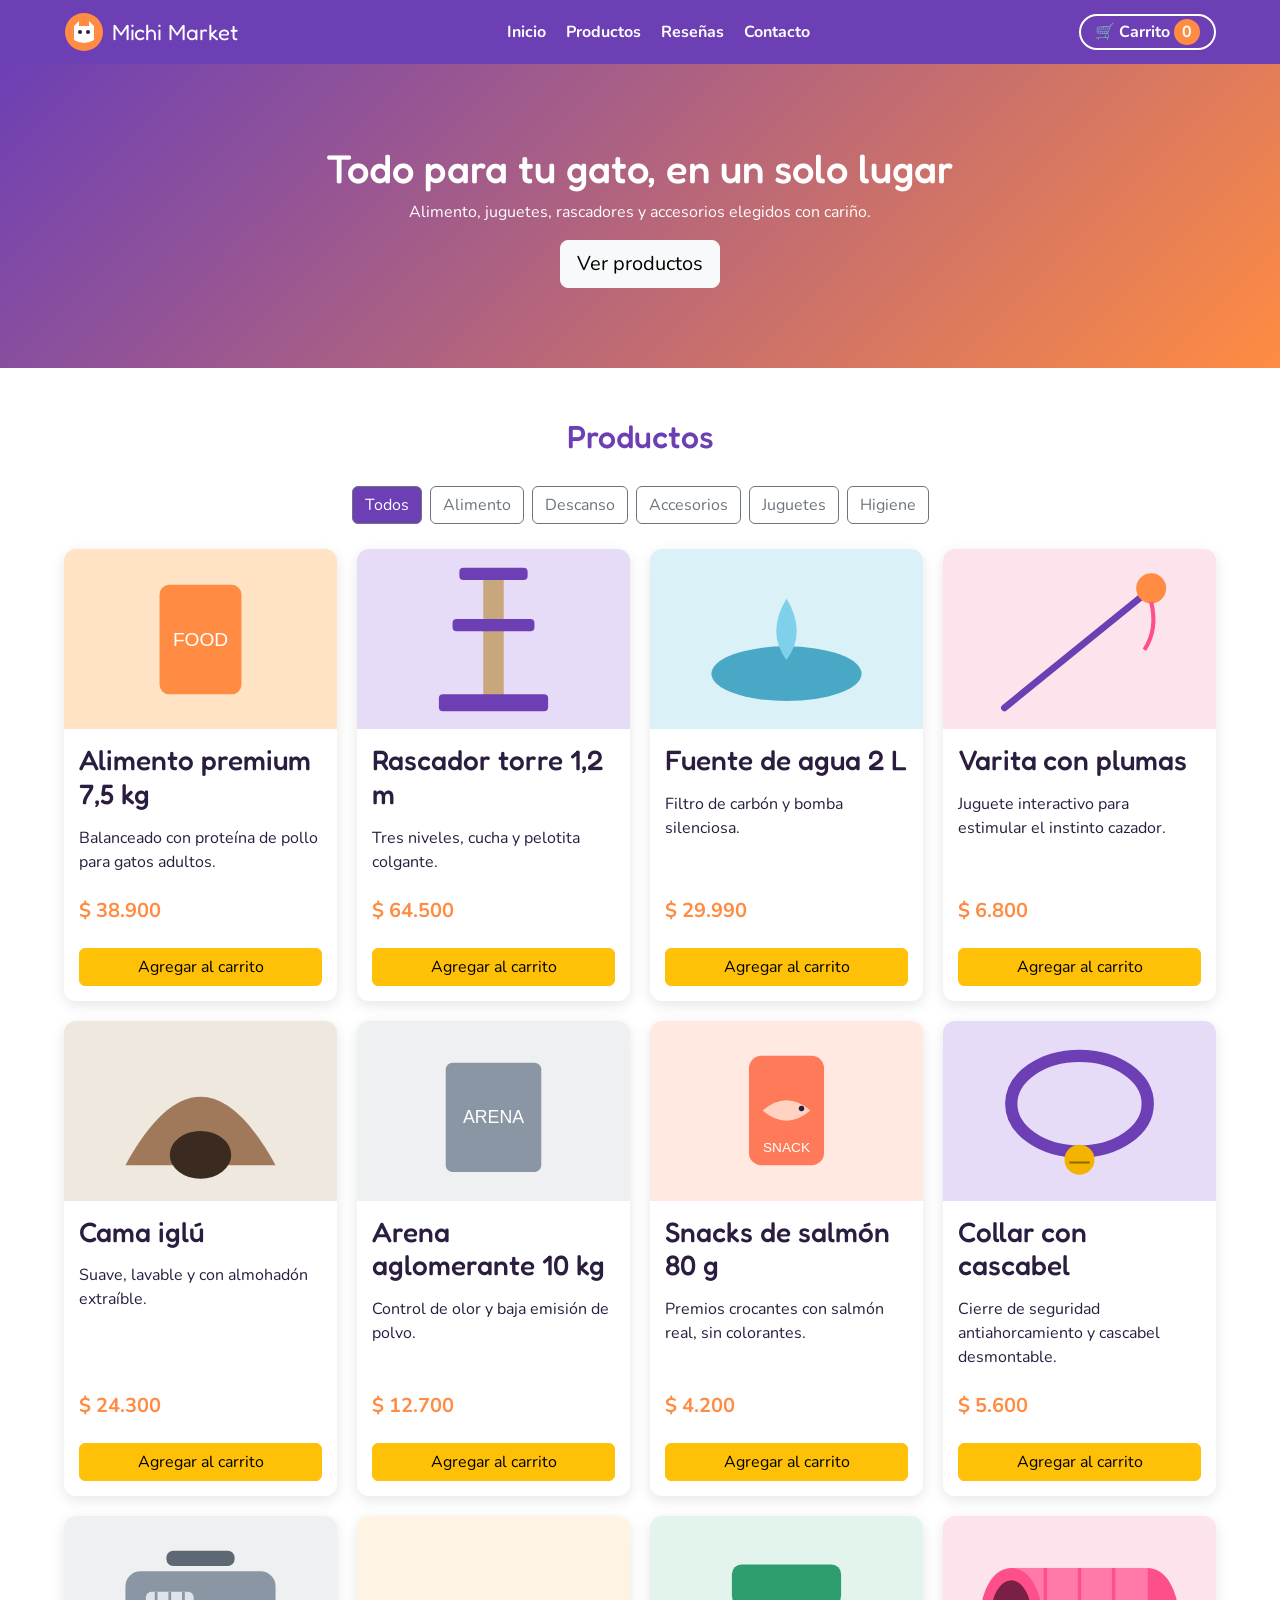
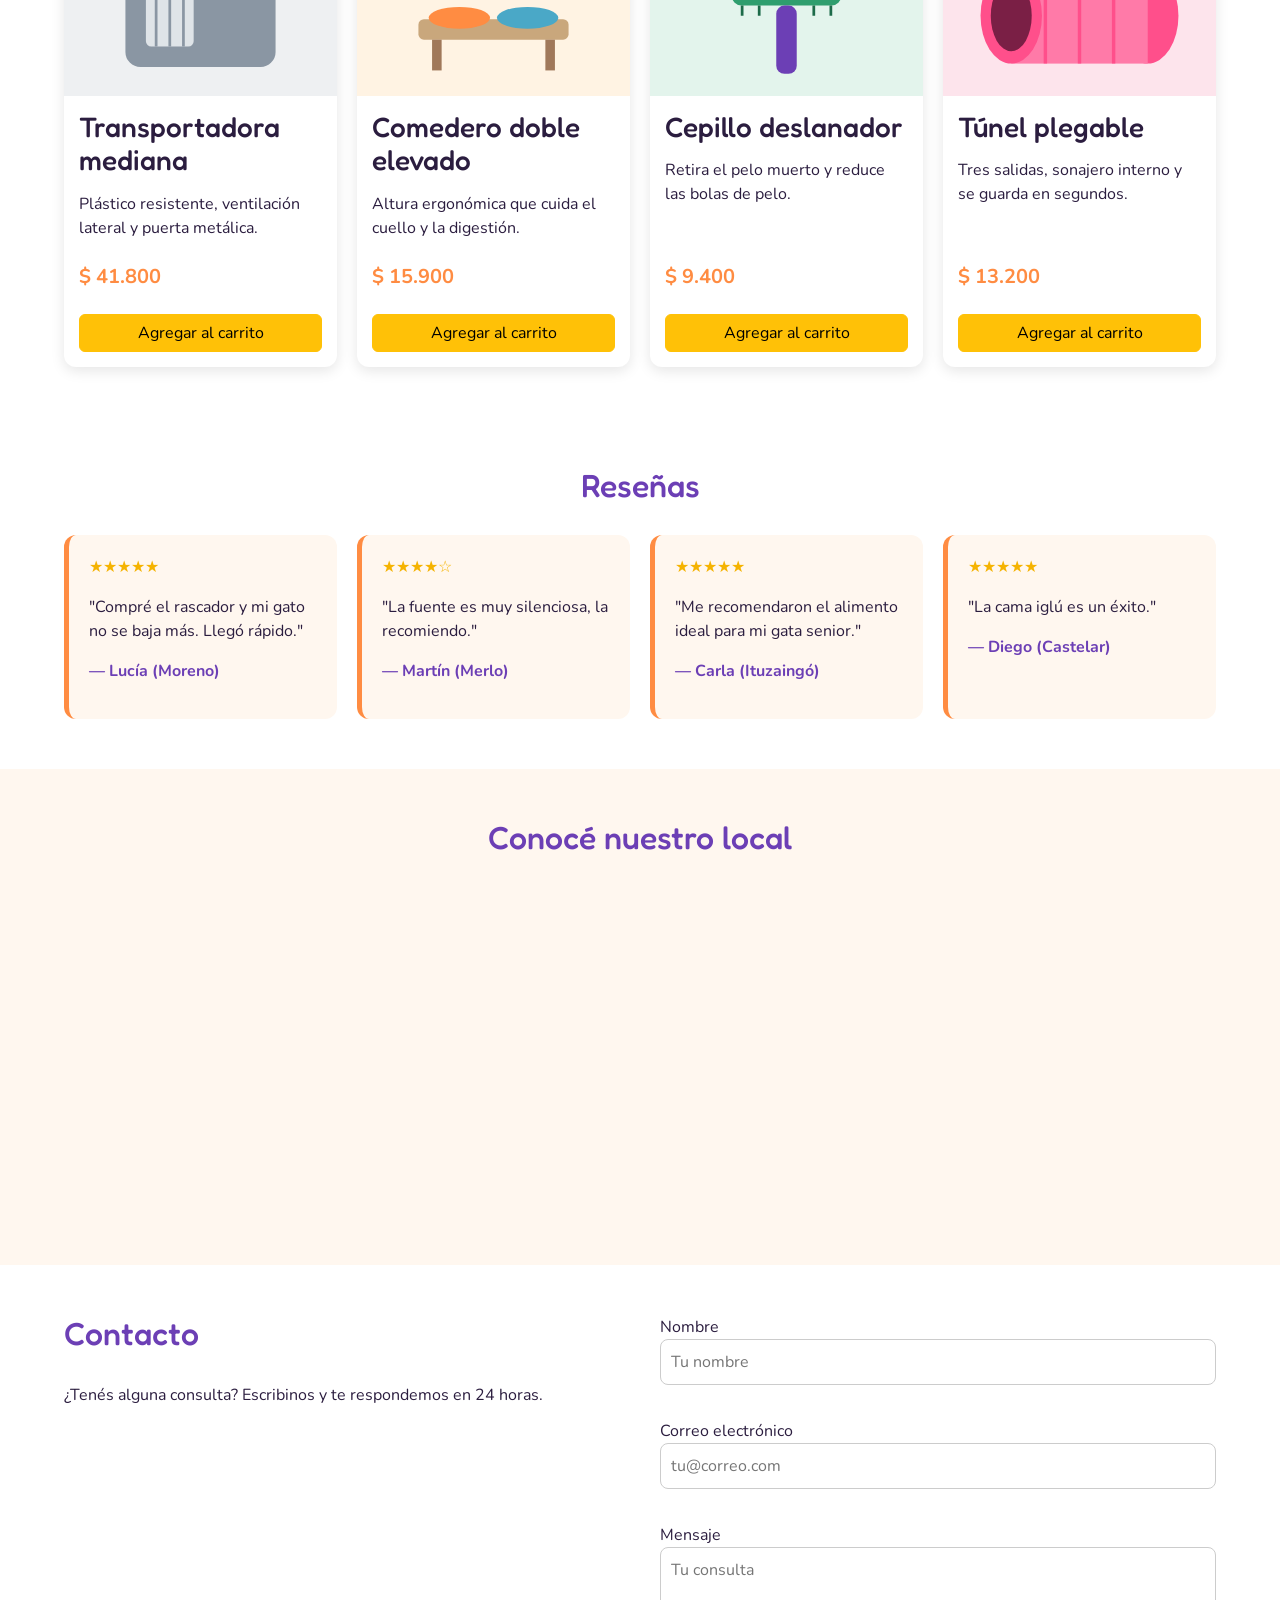
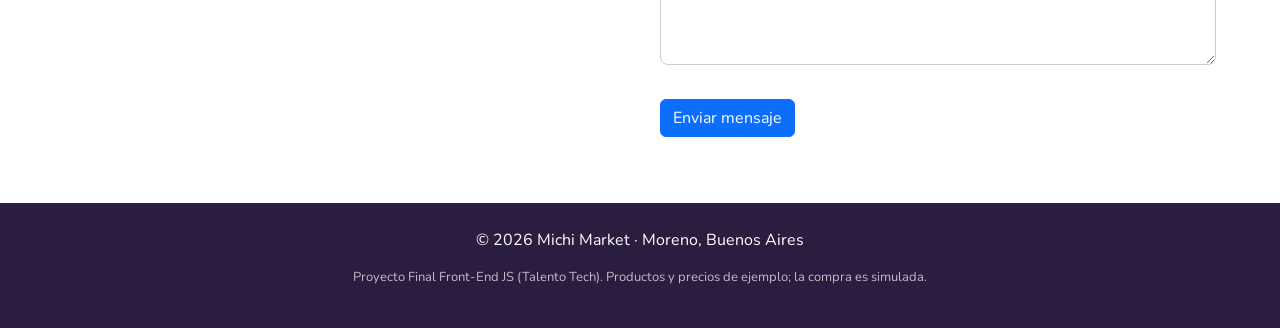
<file: index.html>
<!DOCTYPE html>
<html lang="es">
<head>
  <meta charset="UTF-8">
  <meta name="viewport" content="width=device-width, initial-scale=1.0">
  <!-- SEO -->
  <title>Michi Market | Tienda online para gatos</title>
  <meta name="description" content="Michi Market: tienda online de productos para gatos. Alimento, juguetes, rascadores, camas y accesorios con envío a todo el país.">
  <meta name="keywords" content="tienda para gatos, alimento para gatos, juguetes para gatos, rascador, Moreno">
  <meta name="author" content="Sergio Daniel Espinoza">
  <link rel="icon" href="assets/img/logo.svg" type="image/svg+xml">
  <!-- Vista previa al compartir el link (Open Graph) -->
  <meta property="og:title" content="Michi Market | Tienda online para gatos">
  <meta property="og:description" content="Alimento, juguetes, rascadores y accesorios para tu gato.">
  <meta property="og:type" content="website">
  <meta property="og:image" content="assets/img/producto-2.svg">
  <!-- Google Fonts -->
  <link rel="preconnect" href="https://fonts.googleapis.com">
  <link rel="preconnect" href="https://fonts.gstatic.com" crossorigin>
  <link href="https://fonts.googleapis.com/css2?family=Fredoka:wght@500;700&family=Nunito:wght@400;700&display=swap" rel="stylesheet">
  <!-- Bootstrap -->
  <link href="https://cdn.jsdelivr.net/npm/bootstrap@5.3.3/dist/css/bootstrap.min.css" rel="stylesheet">
  <link rel="stylesheet" href="css/styles.css">
</head>
<body>

  <header class="encabezado">
    <div class="encabezado-interno">
      <a href="#inicio" class="logo">
        <img src="assets/img/logo.svg" alt="" width="40" height="40">
        Michi Market
      </a>
      <nav aria-label="Menú principal">
        <ul class="menu">
          <li><a href="#inicio">Inicio</a></li>
          <li><a href="#productos">Productos</a></li>
          <li><a href="#resenas">Reseñas</a></li>
          <li><a href="#contacto">Contacto</a></li>
        </ul>
      </nav>
      <button type="button" class="boton-carrito" data-bs-toggle="offcanvas" data-bs-target="#carrito" aria-controls="carrito">
        🛒 Carrito <span id="contador" class="contador">0</span>
      </button>
    </div>
  </header>

  <main>
    <section id="inicio" class="hero">
      <h1>Todo para tu gato, en un solo lugar</h1>
      <p>Alimento, juguetes, rascadores y accesorios elegidos con cariño.</p>
      <a href="#productos" class="btn btn-light btn-lg">Ver productos</a>
    </section>

    <section id="productos" class="seccion">
      <h2>Productos</h2>
      <div id="filtros" class="filtros"></div>
      <div id="lista-productos" class="productos">
        <p>Cargando productos...</p>
      </div>
    </section>

    <section id="resenas" class="seccion">
      <h2>Reseñas</h2>
      <div class="resenas">
        <article class="resena">
          <p class="estrellas" aria-label="5 de 5 estrellas">★★★★★</p>
          <p>"Compré el rascador y mi gato no se baja más. Llegó rápido."</p>
          <p class="autor">— Lucía (Moreno)</p>
        </article>
        <article class="resena">
          <p class="estrellas" aria-label="4 de 5 estrellas">★★★★☆</p>
          <p>"La fuente es muy silenciosa, la recomiendo."</p>
          <p class="autor">— Martín (Merlo)</p>
        </article>
        <article class="resena">
          <p class="estrellas" aria-label="5 de 5 estrellas">★★★★★</p>
          <p>"Me recomendaron el alimento ideal para mi gata senior."</p>
          <p class="autor">— Carla (Ituzaingó)</p>
        </article>
        <article class="resena">
          <p class="estrellas" aria-label="5 de 5 estrellas">★★★★★</p>
          <p>"La cama iglú es un éxito."</p>
          <p class="autor">— Diego (Castelar)</p>
        </article>
      </div>
    </section>

    <section id="ubicacion" class="seccion seccion-alt">
      <h2>Conocé nuestro local</h2>
      <iframe class="mapa" title="Mapa: Moreno, Buenos Aires" src="https://www.google.com/maps?q=Moreno,+Buenos+Aires&amp;output=embed" loading="lazy"></iframe>
    </section>

    <section id="contacto" class="seccion">
      <div class="contacto">
        <div class="contacto-texto">
          <h2>Contacto</h2>
          <p>¿Tenés alguna consulta? Escribinos y te respondemos en 24 horas.</p>
        </div>
        <form id="formulario" class="formulario" action="https://formspree.io/f/xjygbqda" method="POST" novalidate>
          <label for="nombre">Nombre</label>
          <input type="text" id="nombre" name="nombre" placeholder="Tu nombre" autocomplete="name">
          <p class="error" id="error-nombre"></p>

          <label for="email">Correo electrónico</label>
          <input type="email" id="email" name="email" placeholder="tu@correo.com" autocomplete="email">
          <p class="error" id="error-email"></p>

          <label for="mensaje">Mensaje</label>
          <textarea id="mensaje" name="mensaje" rows="4" placeholder="Tu consulta"></textarea>
          <p class="error" id="error-mensaje"></p>

          <button type="submit" class="btn btn-primary">Enviar mensaje</button>
          <p id="estado-formulario"></p>
        </form>
      </div>
    </section>
  </main>

  <footer class="pie">
    <p>&copy; 2026 Michi Market · Moreno, Buenos Aires</p>
    <p class="aviso">Proyecto Final Front-End JS (Talento Tech). Productos y precios de ejemplo; la compra es simulada.</p>
  </footer>

  <!-- Carrito: panel lateral (offcanvas de Bootstrap) -->
  <aside class="offcanvas offcanvas-end" tabindex="-1" id="carrito" aria-labelledby="titulo-carrito">
    <div class="offcanvas-header">
      <h2 class="offcanvas-title" id="titulo-carrito">Tu carrito</h2>
      <button type="button" class="btn-close" data-bs-dismiss="offcanvas" aria-label="Cerrar carrito"></button>
    </div>
    <div class="offcanvas-body">
      <p id="carrito-vacio">Tu carrito está vacío.</p>
      <ul id="lista-carrito" class="lista-carrito"></ul>
      <p class="total">Total: <strong id="total">$ 0</strong></p>
      <div class="acciones">
        <button type="button" id="vaciar" class="btn btn-outline-secondary">Vaciar</button>
        <button type="button" id="finalizar" class="btn btn-success">Finalizar compra</button>
      </div>
    </div>
  </aside>

  <!-- Confirmación de compra (modal de Bootstrap) -->
  <div class="modal fade" id="modal-compra" tabindex="-1" aria-labelledby="titulo-compra" aria-hidden="true">
    <div class="modal-dialog modal-dialog-centered">
      <div class="modal-content">
        <div class="modal-header">
          <h2 class="modal-title fs-5" id="titulo-compra">Confirmar compra</h2>
          <button type="button" class="btn-close" data-bs-dismiss="modal" aria-label="Cerrar"></button>
        </div>
        <div class="modal-body" id="resumen-compra"></div>
        <div class="modal-footer">
          <button type="button" class="btn btn-outline-secondary" data-bs-dismiss="modal">Seguir comprando</button>
          <button type="button" class="btn btn-success" id="confirmar-compra">Confirmar</button>
        </div>
      </div>
    </div>
  </div>

  <p id="aviso" class="aviso-flotante" role="status" aria-live="polite"></p>

  <script src="https://cdn.jsdelivr.net/npm/bootstrap@5.3.3/dist/js/bootstrap.bundle.min.js"></script>
  <script src="js/script.js"></script>
</body>
</html>
</file>
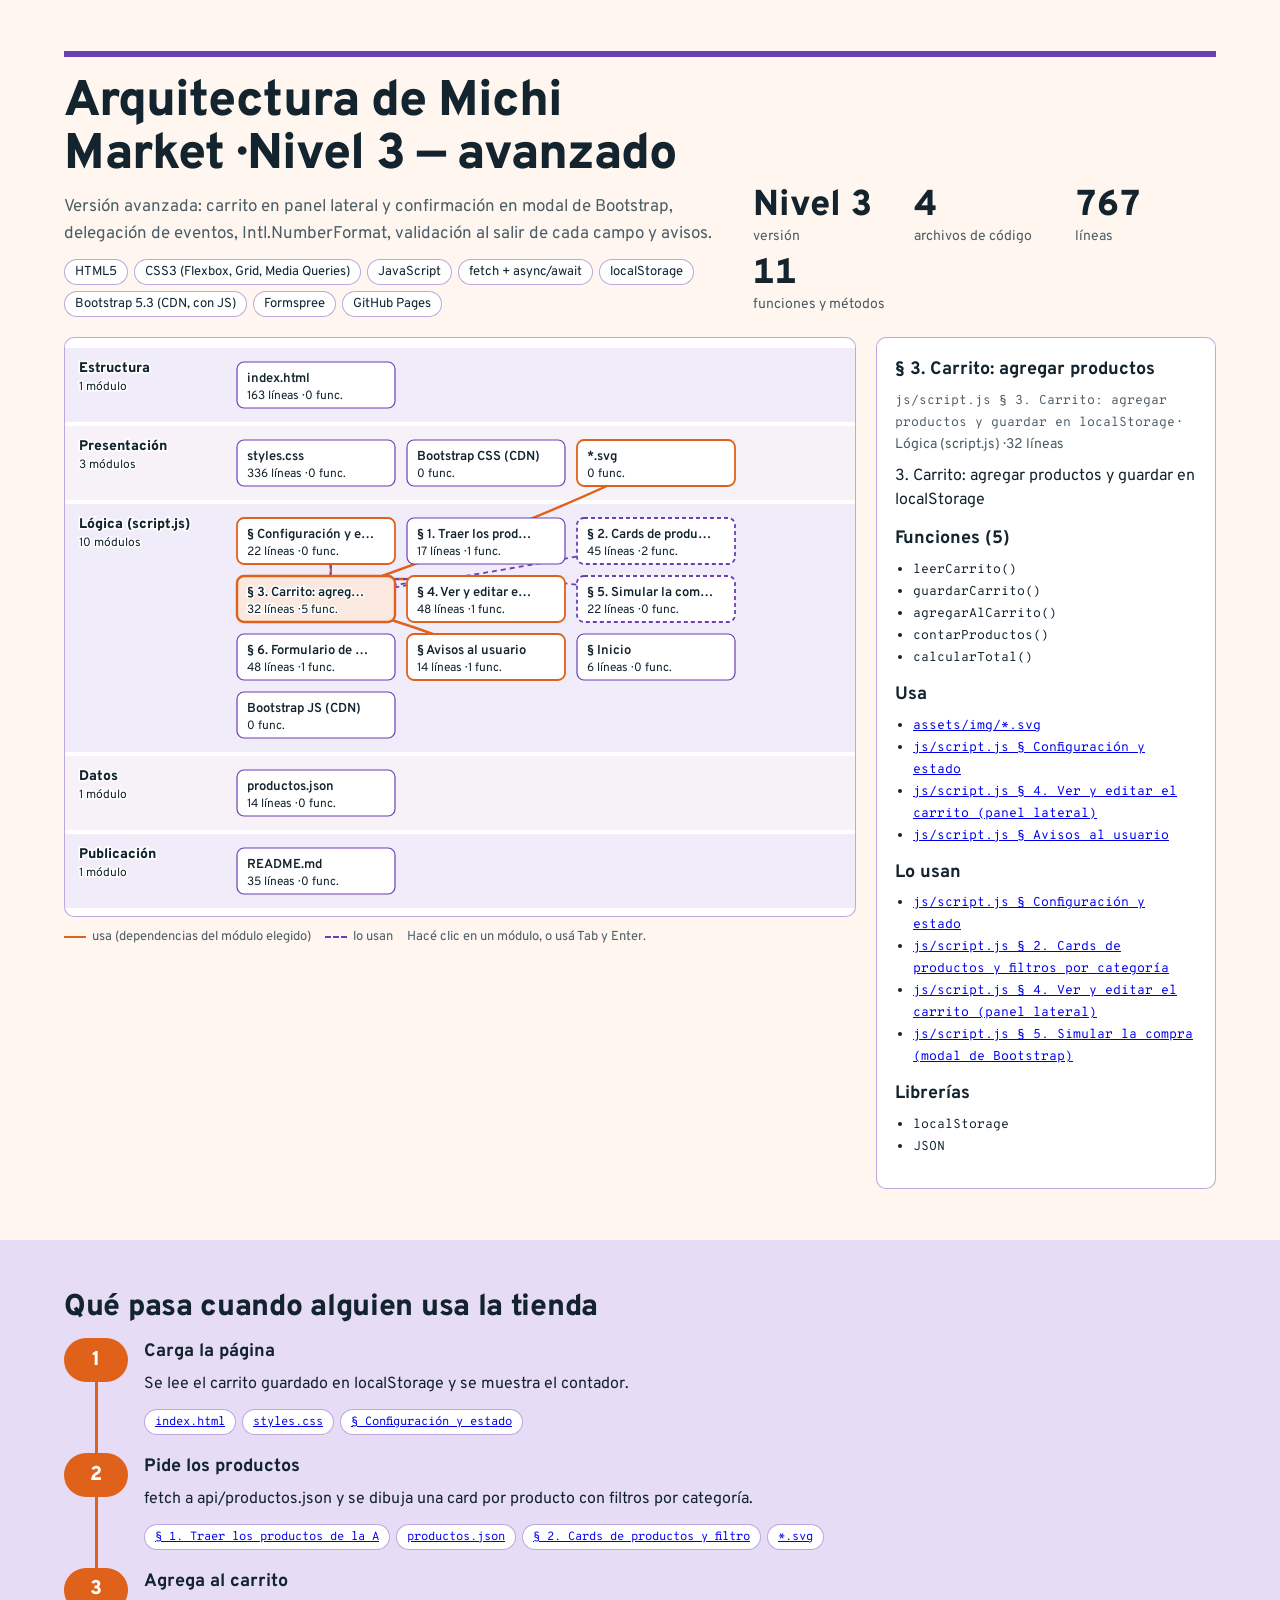
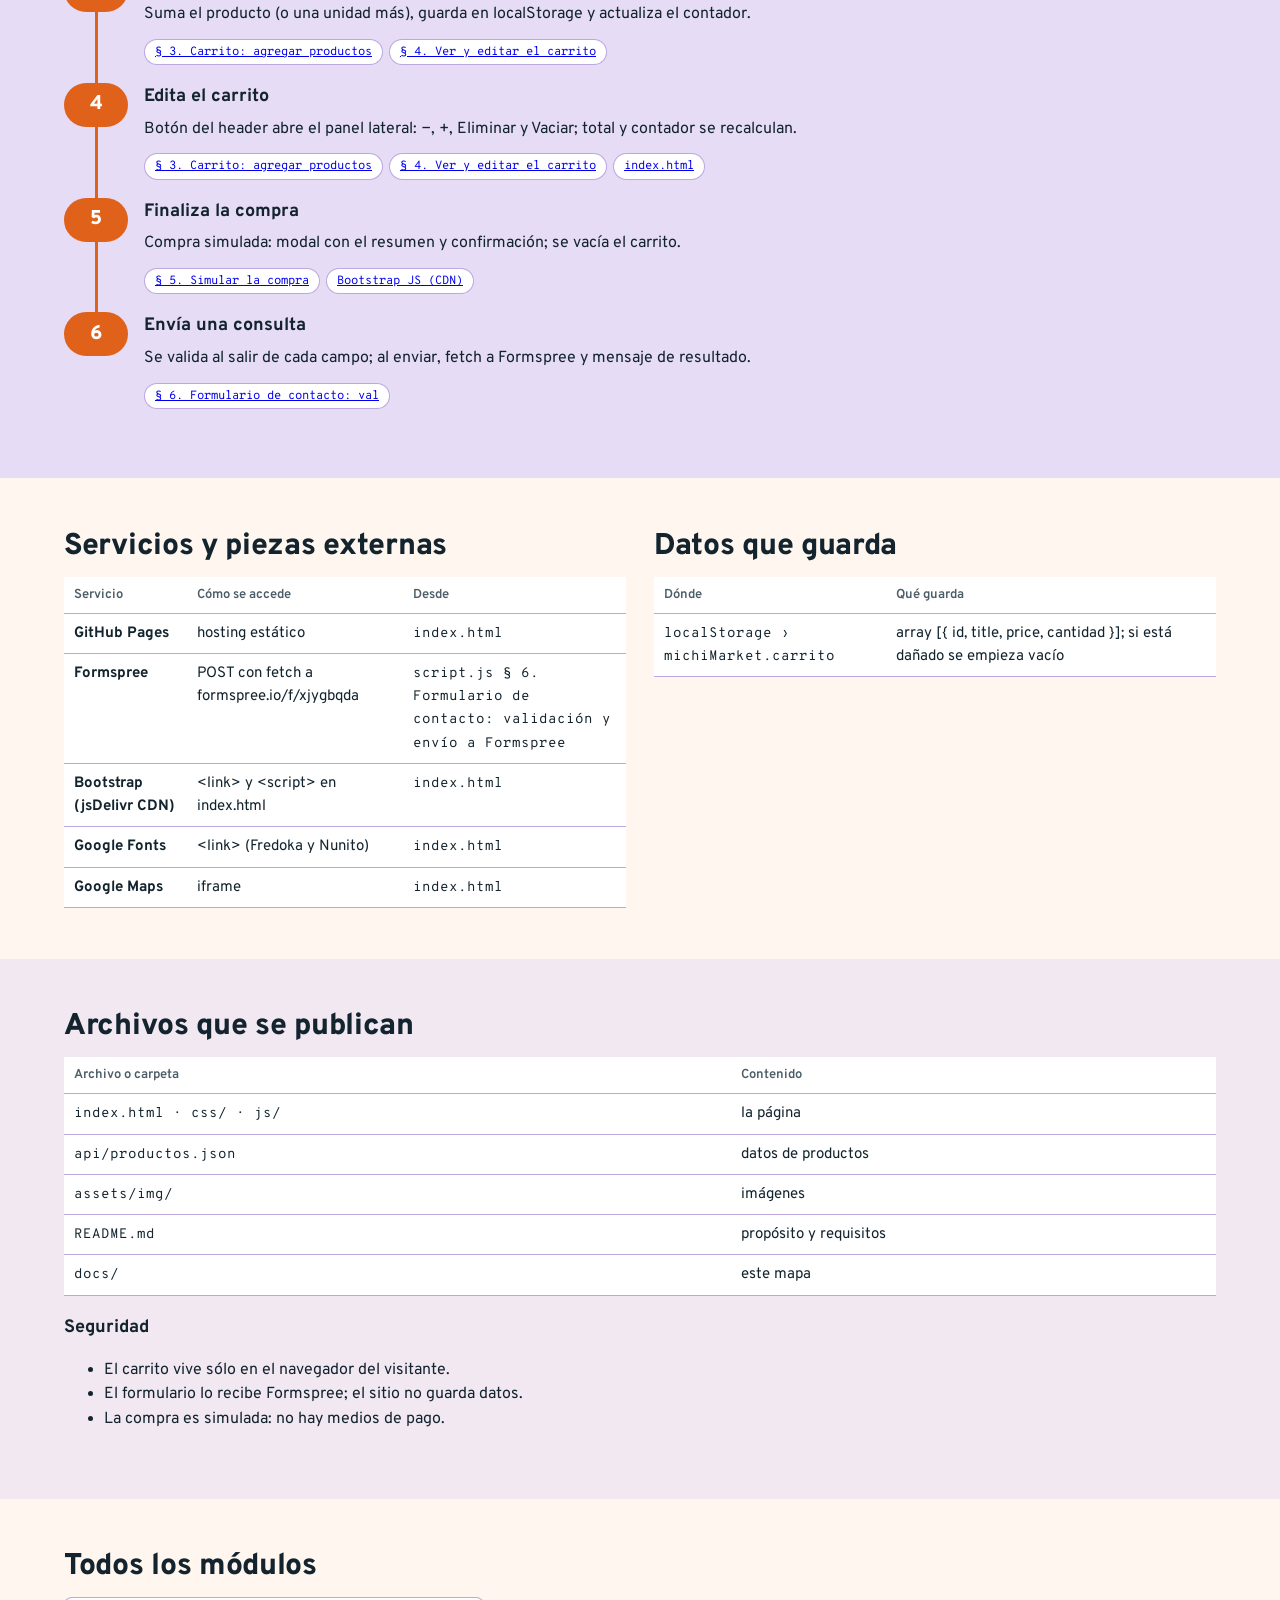
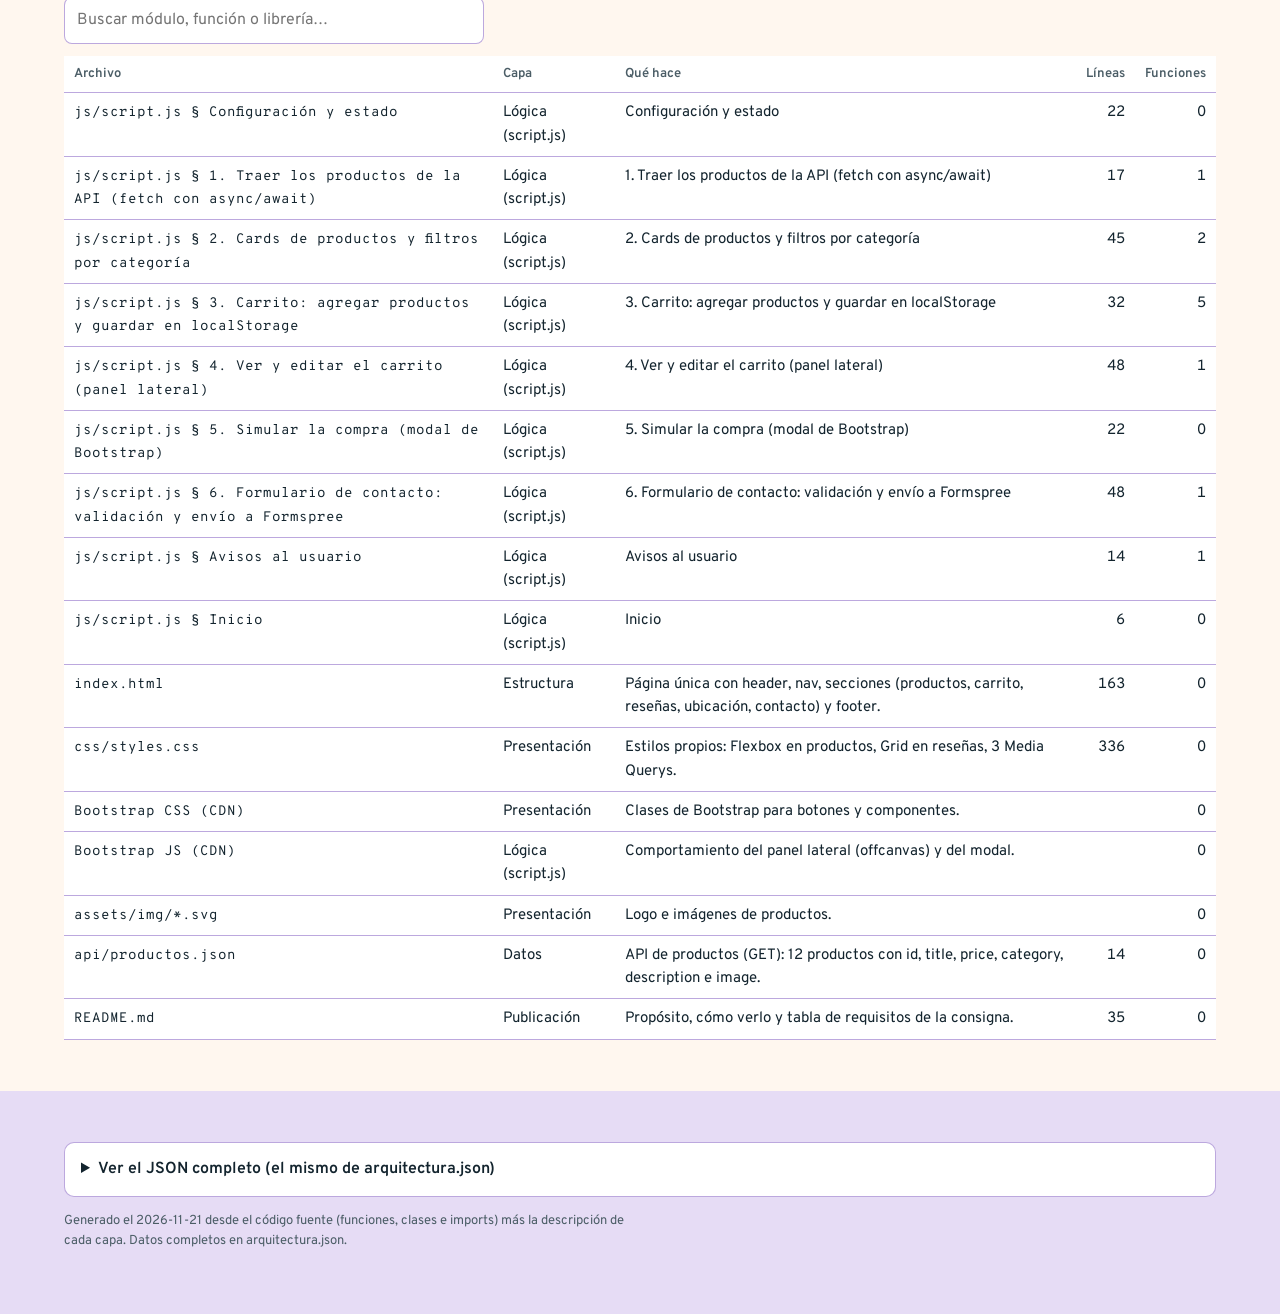
<file: docs/arquitectura.html>
<!DOCTYPE html>
<html lang="es">
<head>
<meta charset="UTF-8">
<meta name="viewport" content="width=device-width, initial-scale=1">
<title>Arquitectura de Michi Market · Nivel 3 — avanzado</title>
<link rel="preconnect" href="https://fonts.googleapis.com">
<link rel="preconnect" href="https://fonts.gstatic.com" crossorigin>
<link href="https://fonts.googleapis.com/css2?family=Overpass:wght@400;600;800&family=Overpass+Mono:wght@400;600&display=swap" rel="stylesheet">
<style>
/* VOICE work: technical reference an engineer keeps open while changing the code
   IDEA a survey map of the codebase: layers are terrain bands, modules are stations, dependencies are routes
   PICTURE the layered map, full width; click a station to draw its routes and open its legend panel
   COLOUR land ground, ink, contour brown for structure, route magenta for the selected path (theme from JSON)
   TYPE Overpass 800 display + Overpass text, Overpass Mono for file and function names
   LAYOUT title and key figures across the top, map + legend panel side by side, then flow, tables, JSON; one column on phones */
:root{color-scheme:light dark;--bg:light-dark(var(--t-land),#0d1c24);--panel:light-dark(#ffffff,#13262f);--band:light-dark(var(--t-sea),#12303b);--band2:light-dark(color-mix(in srgb,var(--t-sea) 55%,var(--t-land)),#0f2730);--ink:light-dark(#13242e,#e7eef1);--soft:light-dark(#4b5d66,#a9bcc4);--line:light-dark(color-mix(in srgb,var(--t-brown) 45%,transparent),#3b5560);--brown:light-dark(var(--t-brown),#e0a36f);--route:light-dark(var(--t-route),#ff6fb7)}
:root[data-theme=light]{color-scheme:light}:root[data-theme=dark]{color-scheme:dark}
*{box-sizing:border-box;min-width:0}
html{scroll-padding-top:16px}
body{margin:0;background:var(--bg);color:var(--ink);font:16px/1.55 Overpass,system-ui,sans-serif;overflow-x:clip}
code,.mono{font-family:"Overpass Mono",ui-monospace,Consolas,monospace;font-size:.92em;overflow-wrap:anywhere}
.band{padding:clamp(24px,4vw,56px) max(5vw,16px)}
.wrap{max-width:1240px;margin:0 auto}
h1{font-weight:800;font-size:clamp(32px,4.4vw,50px);line-height:1.05;letter-spacing:-.02em;margin:0 0 12px;text-wrap:balance}
h2{font-weight:800;font-size:clamp(22px,2.6vw,30px);line-height:1.1;letter-spacing:-.01em;margin:0 0 14px}
h3{font-size:18px;margin:0 0 6px}
p{margin:0 0 12px;max-width:70ch}
.top{display:grid;grid-template-columns:minmax(0,1.4fr) minmax(0,1fr);gap:24px 40px;align-items:end;border-top:6px solid var(--brown);padding-top:20px}
.lead{color:var(--soft);font-size:17px}
.cifras{display:grid;grid-template-columns:repeat(auto-fit,minmax(7.5em,1fr));gap:8px 20px}
.cifra b{display:block;font-size:clamp(26px,3vw,36px);font-weight:800;line-height:1;font-variant-numeric:tabular-nums}
.cifra span{color:var(--soft);font-size:14px}
.chips{display:flex;flex-wrap:wrap;gap:6px;margin-top:6px}
.chip{border:1px solid var(--line);border-radius:999px;padding:2px 10px;font-size:13px;white-space:nowrap;background:var(--panel)}
.mapa{display:grid;grid-template-columns:minmax(0,1fr) 340px;gap:20px;margin-top:20px}
.fig{position:relative;min-height:420px;background:var(--panel);border:1px solid var(--line);border-radius:10px;overflow:hidden}
.fig>svg{position:absolute;inset:0;width:100%;height:100%}
.fig text{font-family:Overpass,system-ui,sans-serif;fill:var(--ink);paint-order:stroke;stroke:var(--panel);stroke-width:3px}
.est{cursor:pointer}
.est rect{fill:var(--panel);stroke:var(--brown);stroke-width:1.2}
.est.sel rect{fill:color-mix(in srgb,var(--route) 14%,var(--panel));stroke:var(--route);stroke-width:2.4}
.est.dep rect{stroke:var(--route);stroke-width:1.8}
.est.usa rect{stroke:var(--brown);stroke-width:1.8;stroke-dasharray:4 3}
.est:focus{outline:none}.est:focus-visible rect{stroke-width:3}
.leyenda{background:var(--panel);border:1px solid var(--line);border-radius:10px;padding:18px;align-self:start;position:sticky;top:16px;max-height:calc(100vh - 32px);overflow:auto}
.leyenda .ruta{color:var(--soft);font-size:14px;margin-bottom:8px}
.leyenda ul{margin:4px 0 12px;padding-left:18px}
.leyenda li{font-size:14px}
.k{display:flex;flex-wrap:wrap;gap:6px 14px;font-size:13px;color:var(--soft);margin-top:10px}
.k i{display:inline-block;width:22px;height:0;border-top:2.4px solid var(--route);vertical-align:middle;margin-right:6px}
.k i.b{border-top:2px dashed var(--brown)}
.flujo{display:grid;gap:0;margin-top:8px}
.paso{display:grid;grid-template-columns:64px minmax(0,1fr);gap:16px;position:relative;padding-bottom:18px}
.paso:before{content:"";position:absolute;left:31px;top:44px;bottom:0;border-left:3px solid var(--route)}
.paso:last-child:before{display:none}
.num{width:64px;height:44px;border-radius:999px;background:var(--route);color:#fff;font-weight:800;font-size:20px;display:grid;place-items:center}
.paso .mods{margin-top:4px}.mods .chip{white-space:normal}
.grid2{display:grid;grid-template-columns:repeat(2,minmax(0,1fr));gap:28px}
.scroll{overflow-x:auto}
table{width:100%;border-collapse:collapse;font-size:15px;background:var(--panel)}
th,td{text-align:left;padding:8px 10px;border-bottom:1px solid var(--line);vertical-align:top}
th{font-size:13px;color:var(--soft);font-weight:600}
td.n{text-align:right;font-variant-numeric:tabular-nums;white-space:nowrap}
tr.fila{cursor:pointer}tr.fila:hover td{background:color-mix(in srgb,var(--route) 6%,transparent)}
.opc{color:var(--soft);font-size:13px}
input[type=search]{font:inherit;font-size:16px;width:min(420px,100%);padding:10px 12px;border:1px solid var(--line);border-radius:8px;background:var(--panel);color:var(--ink);margin-bottom:12px}
input:focus-visible,button:focus-visible,summary:focus-visible{outline:3px solid var(--route);outline-offset:2px}
button{font:inherit;font-weight:600;min-height:44px;padding:0 16px;border-radius:8px;border:1px solid var(--route);background:var(--route);color:#fff;cursor:pointer}
details{background:var(--panel);border:1px solid var(--line);border-radius:10px;padding:14px 16px}
summary{cursor:pointer;font-weight:600}
pre{overflow:auto;max-height:520px;font:13px/1.45 "Overpass Mono",ui-monospace,monospace;background:var(--bg);padding:12px;border-radius:8px}
.pie{color:var(--soft);font-size:13px}
@media(max-width:960px){.mapa{grid-template-columns:minmax(0,1fr)}.leyenda{position:static;max-height:none}}
@media(max-width:720px){.top,.grid2{grid-template-columns:minmax(0,1fr)}}
@media(max-width:600px){table{font-size:13px}th,td{padding:6px 4px}.stack thead{display:none}.stack tr{display:grid;padding-block:10px;border-bottom:1px solid var(--line)}.stack td{display:flow-root;border:0;padding:3px 0;padding-inline-start:7.5em;text-align:start}.stack td::before{content:attr(data-l);float:inline-start;width:7em;margin-inline-start:-7.5em;color:var(--soft);font-size:12px}.stack td:empty{display:none}.fig{min-height:560px}}
@media(prefers-reduced-motion:no-preference){.ruta-l{transition:opacity .25s}}
</style>
<script>new MutationObserver(()=>{for(const c of document.querySelectorAll('.stack td:not([data-l])')){let i=0,p=c;while(p=p.previousElementSibling)i+=p.colSpan;c.dataset.l=c.closest('table').rows[0].cells[i]?.textContent||''}}).observe(document,{childList:true,subtree:true})</script>
</head>
<body>
<header class="band"><div class="wrap">
  <div class="top">
    <div>
      <h1 id="titulo"></h1>
      <p class="lead" id="proposito"></p>
      <div class="chips" id="tecnologias"></div>
    </div>
    <div class="cifras" id="cifras"></div>
  </div>
  <div class="mapa">
    <div>
      <div class="fig" id="fig"><svg id="svg" role="img" aria-label="Mapa de capas y módulos"></svg></div>
      <div class="k"><span><i></i>usa (dependencias del módulo elegido)</span><span><i class="b"></i>lo usan</span><span>Hacé clic en un módulo, o usá Tab y Enter.</span></div>
    </div>
    <aside class="leyenda" id="leyenda" aria-live="polite"></aside>
  </div>
</div></header>

<section class="band" style="background:var(--band)"><div class="wrap">
  <h2 id="t-flujo"></h2>
  <div class="flujo" id="flujo"></div>
</div></section>

<section class="band"><div class="wrap grid2">
  <div><h2>Servicios y piezas externas</h2><div class="scroll"><table class="stack" id="externos"></table></div></div>
  <div><h2>Datos que guarda</h2><div class="scroll"><table class="stack" id="almacen"></table></div>
    <div id="modos"></div></div>
</div></section>

<section class="band" style="background:var(--band2)"><div class="wrap">
  <h2 id="t-salida"></h2>
  <div class="scroll"><table class="stack" id="salida"></table></div>
  <div id="seguridad" style="margin-top:18px"></div>
</div></section>

<section class="band"><div class="wrap">
  <h2>Todos los módulos</h2>
  <input type="search" id="buscar" placeholder="Buscar módulo, función o librería…" aria-label="Buscar módulo, función o librería">
  <div class="scroll"><table class="stack" id="tabla"></table></div>
</div></section>

<section class="band" style="background:var(--band)"><div class="wrap">
  <details><summary>Ver el JSON completo (el mismo de arquitectura.json)</summary>
    <p style="margin-top:12px"><button type="button" id="copiar">Copiar JSON</button> <span class="opc" id="copiado"></span></p>
    <pre id="json"></pre>
  </details>
  <p class="pie" id="pie" style="margin-top:14px"></p>
</div></section>

<script type="application/json" id="datos">{"app": "Michi Market · Nivel 3 — avanzado", "version": "Nivel 3", "generado": "2026-11-21", "proposito": "Versión avanzada: carrito en panel lateral y confirmación en modal de Bootstrap, delegación de eventos, Intl.NumberFormat, validación al salir de cada campo y avisos.", "tecnologias": ["HTML5", "CSS3 (Flexbox, Grid, Media Queries)", "JavaScript", "fetch + async/await", "localStorage", "Bootstrap 5.3 (CDN, con JS)", "Formspree", "GitHub Pages"], "capas": [{"id": "estructura", "nombre": "Estructura"}, {"id": "presentacion", "nombre": "Presentación"}, {"id": "logica", "nombre": "Lógica (script.js)"}, {"id": "datos", "nombre": "Datos"}, {"id": "publicacion", "nombre": "Publicación"}], "modulos": [{"id": "s0", "corto": "§ Configuración y estado", "archivo": "js/script.js § Configuración y estado", "capa": "logica", "descripcion": "Configuración y estado", "lineas": 22, "funciones": [], "clases": [], "usa": ["s3"], "librerias": ["Intl.NumberFormat"]}, {"id": "s1", "corto": "§ 1. Traer los productos de la A", "archivo": "js/script.js § 1. Traer los productos de la API (fetch con async/await)", "capa": "logica", "descripcion": "1. Traer los productos de la API (fetch con async/await)", "lineas": 17, "funciones": ["cargarProductos"], "clases": [], "usa": ["api", "s0", "s2"], "librerias": ["fetch", "async/await"]}, {"id": "s2", "corto": "§ 2. Cards de productos y filtro", "archivo": "js/script.js § 2. Cards de productos y filtros por categoría", "capa": "logica", "descripcion": "2. Cards de productos y filtros por categoría", "lineas": 45, "funciones": ["mostrarProductos", "crearFiltros"], "clases": [], "usa": ["assets", "s0", "s3"], "librerias": []}, {"id": "s3", "corto": "§ 3. Carrito: agregar productos ", "archivo": "js/script.js § 3. Carrito: agregar productos y guardar en localStorage", "capa": "logica", "descripcion": "3. Carrito: agregar productos y guardar en localStorage", "lineas": 32, "funciones": ["leerCarrito", "guardarCarrito", "agregarAlCarrito", "contarProductos", "calcularTotal"], "clases": [], "usa": ["assets", "s0", "s4", "s7"], "librerias": ["localStorage", "JSON"]}, {"id": "s4", "corto": "§ 4. Ver y editar el carrito", "archivo": "js/script.js § 4. Ver y editar el carrito (panel lateral)", "capa": "logica", "descripcion": "4. Ver y editar el carrito (panel lateral)", "lineas": 48, "funciones": ["mostrarCarrito"], "clases": [], "usa": ["s0", "s3"], "librerias": []}, {"id": "s5", "corto": "§ 5. Simular la compra", "archivo": "js/script.js § 5. Simular la compra (modal de Bootstrap)", "capa": "logica", "descripcion": "5. Simular la compra (modal de Bootstrap)", "lineas": 22, "funciones": [], "clases": [], "usa": ["bootstrapjs", "s0", "s3", "s7"], "librerias": ["Bootstrap JS"]}, {"id": "s6", "corto": "§ 6. Formulario de contacto: val", "archivo": "js/script.js § 6. Formulario de contacto: validación y envío a Formspree", "capa": "logica", "descripcion": "6. Formulario de contacto: validación y envío a Formspree", "lineas": 48, "funciones": ["validarCampo"], "clases": [], "usa": ["s0"], "librerias": ["fetch", "async/await", "FormData", "RegExp"]}, {"id": "s7", "corto": "§ Avisos al usuario", "archivo": "js/script.js § Avisos al usuario", "capa": "logica", "descripcion": "Avisos al usuario", "lineas": 14, "funciones": ["mostrarAviso"], "clases": [], "usa": [], "librerias": []}, {"id": "s8", "corto": "§ Inicio", "archivo": "js/script.js § Inicio", "capa": "logica", "descripcion": "Inicio", "lineas": 6, "funciones": [], "clases": [], "usa": ["s1", "s4"], "librerias": []}, {"id": "index", "archivo": "index.html", "capa": "estructura", "descripcion": "Página única con header, nav, secciones (productos, carrito, reseñas, ubicación, contacto) y footer.", "lineas": 163, "funciones": [], "clases": [], "usa": ["styles", "bootstrapcss", "bootstrapjs", "s0"], "librerias": ["HTML5", "Google Fonts", "Google Maps (iframe)"]}, {"id": "styles", "archivo": "css/styles.css", "capa": "presentacion", "descripcion": "Estilos propios: Flexbox en productos, Grid en reseñas, 3 Media Querys.", "lineas": 336, "funciones": [], "clases": [], "usa": [], "librerias": ["Flexbox", "Grid", "Media Queries", "Variables CSS"]}, {"id": "bootstrapcss", "archivo": "Bootstrap CSS (CDN)", "capa": "presentacion", "descripcion": "Clases de Bootstrap para botones y componentes.", "lineas": null, "funciones": [], "clases": [], "usa": [], "librerias": []}, {"id": "bootstrapjs", "archivo": "Bootstrap JS (CDN)", "capa": "logica", "descripcion": "Comportamiento del panel lateral (offcanvas) y del modal.", "lineas": null, "funciones": [], "clases": [], "usa": [], "librerias": []}, {"id": "assets", "archivo": "assets/img/*.svg", "capa": "presentacion", "descripcion": "Logo e imágenes de productos.", "lineas": null, "funciones": [], "clases": [], "usa": [], "librerias": []}, {"id": "api", "archivo": "api/productos.json", "capa": "datos", "descripcion": "API de productos (GET): 12 productos con id, title, price, category, description e image.", "lineas": 14, "funciones": [], "clases": [], "usa": [], "librerias": []}, {"id": "readme", "archivo": "README.md", "capa": "publicacion", "descripcion": "Propósito, cómo verlo y tabla de requisitos de la consigna.", "lineas": 35, "funciones": [], "clases": [], "usa": [], "librerias": []}], "fases": [{"n": 1, "nombre": "Carga la página", "modulos": ["index", "styles", "s0"], "hace": "Se lee el carrito guardado en localStorage y se muestra el contador."}, {"n": 2, "nombre": "Pide los productos", "modulos": ["s1", "api", "s2", "assets"], "hace": "fetch a api/productos.json y se dibuja una card por producto con filtros por categoría."}, {"n": 3, "nombre": "Agrega al carrito", "modulos": ["s3", "s4"], "hace": "Suma el producto (o una unidad más), guarda en localStorage y actualiza el contador."}, {"n": 4, "nombre": "Edita el carrito", "modulos": ["s3", "s4", "index"], "hace": "Botón del header abre el panel lateral: −, +, Eliminar y Vaciar; total y contador se recalculan."}, {"n": 5, "nombre": "Finaliza la compra", "modulos": ["s5", "bootstrapjs"], "hace": "Compra simulada: modal con el resumen y confirmación; se vacía el carrito."}, {"n": 6, "nombre": "Envía una consulta", "modulos": ["s6"], "hace": "Se valida al salir de cada campo; al enviar, fetch a Formspree y mensaje de resultado."}], "externos": [{"id": "pages", "nombre": "GitHub Pages", "acceso": "hosting estático", "usa": ["index"]}, {"id": "formspree", "nombre": "Formspree", "acceso": "POST con fetch a formspree.io/f/xjygbqda", "usa": ["s6"]}, {"id": "cdn", "nombre": "Bootstrap (jsDelivr CDN)", "acceso": "<link> y <script> en index.html", "usa": ["index"]}, {"id": "fonts", "nombre": "Google Fonts", "acceso": "<link> (Fredoka y Nunito)", "usa": ["index"]}, {"id": "maps", "nombre": "Google Maps", "acceso": "iframe", "usa": ["index"]}], "almacenamiento": [{"ruta": "localStorage › michiMarket.carrito", "contenido": "array [{ id, title, price, cantidad }]; si está dañado se empieza vacío"}], "titulo_salida": "Archivos que se publican", "salida": [{"ruta": "index.html · css/ · js/", "que": "la página"}, {"ruta": "api/productos.json", "que": "datos de productos"}, {"ruta": "assets/img/", "que": "imágenes"}, {"ruta": "README.md", "que": "propósito y requisitos"}, {"ruta": "docs/", "que": "este mapa"}], "seguridad": ["El carrito vive sólo en el navegador del visitante.", "El formulario lo recibe Formspree; el sitio no guarda datos.", "La compra es simulada: no hay medios de pago."], "resumen": {"modulos": 4, "lineas": 767, "funciones": 11, "clases": null}, "tema": {"fondo": "#fff7ef", "banda": "#e6dcf5", "estructura": "#6c3fb5", "ruta": "#e0611a"}, "inicio": "s3", "titulo_flujo": "Qué pasa cuando alguien usa la tienda"}</script>
<script>
{
const D = JSON.parse(document.getElementById('datos').textContent);
const $ = id => document.getElementById(id);
const esc = s => String(s ?? '').replace(/[&<>"]/g, c => ({'&':'&amp;','<':'&lt;','>':'&gt;','"':'&quot;'}[c]));
const t = D.tema || {};
const raiz = document.documentElement.style;
raiz.setProperty('--t-land', t.fondo || '#fbfbf2'); raiz.setProperty('--t-sea', t.banda || '#bfe3ee');
raiz.setProperty('--t-brown', t.estructura || '#a8551b'); raiz.setProperty('--t-route', t.ruta || '#d6127e');

const mods = D.modulos, porId = Object.fromEntries(mods.map(m => [m.id, m]));
const usadoPor = id => mods.filter(m => (m.usa || []).includes(id)).map(m => m.id);
const nFun = m => (m.funciones || []).length + (m.clases || []).reduce((s, c) => s + c.metodos.length, 0);

$('titulo').textContent = 'Arquitectura de ' + D.app;
$('proposito').textContent = D.proposito;
$('tecnologias').innerHTML = D.tecnologias.map(x => `<span class="chip">${esc(x)}</span>`).join('');
const R = D.resumen;
$('cifras').innerHTML = [[D.version, 'versión'], [R.modulos, 'archivos de código'], [R.lineas.toLocaleString('es-AR'), 'líneas'], [R.funciones, 'funciones y métodos'], [R.clases, 'clases']]
  .filter(x => x[0] !== undefined && x[0] !== null).map(([v, l]) => `<div class="cifra"><b>${esc(v)}</b><span>${l}</span></div>`).join('');

let sel = D.inicio || mods[0].id;
const fig = $('fig'), svg = $('svg');
function dibujar() {
  const W = fig.clientWidth, cw = W < 520 ? 132 : 158, ch = 46, gx = 12, gy = 12, izq = W < 520 ? 12 : 172, padT = 14;
  const porFila = Math.max(1, Math.floor((W - izq - 12 + gx) / (cw + gx)));
  let y = 10, bandas = '', pos = {};
  D.capas.forEach((c, i) => {
    const lista = mods.filter(m => m.capa === c.id), filas = Math.max(1, Math.ceil(lista.length / porFila));
    const alto = padT * 2 + filas * ch + (filas - 1) * gy + (W < 520 ? 22 : 0);
    bandas += `<rect x="0" y="${y}" width="${W}" height="${alto}" fill="${i % 2 ? 'var(--band2)' : 'var(--band)'}" opacity=".55"/>`;
    bandas += W < 520 ? `<text x="12" y="${y + 18}" font-size="13" font-weight="800">${esc(c.nombre)}</text>`
                      : `<text x="14" y="${y + 24}" font-size="14" font-weight="800">${esc(c.nombre)}</text><text x="14" y="${y + 42}" font-size="12" fill="var(--soft)">${lista.length} módulo${lista.length === 1 ? '' : 's'}</text>`;
    const y0 = y + padT + (W < 520 ? 22 : 0);
    lista.forEach((m, j) => { pos[m.id] = {x: izq + (j % porFila) * (cw + gx), y: y0 + Math.floor(j / porFila) * (ch + gy)}; });
    y += alto + 4;
  });
  fig.style.height = y + 6 + 'px';
  const m = porId[sel], deps = (m.usa || []).filter(d => pos[d]), quien = usadoPor(sel).filter(d => pos[d]);
  const curva = (a, b, clase) => {
    const p = pos[a], q = pos[b]; if (!p || !q) return '';
    const x1 = p.x + cw / 2, y1 = p.y + ch / 2, x2 = q.x + cw / 2, y2 = q.y + ch / 2, mx = (x1 + x2) / 2 + (y1 === y2 ? 0 : 30);
    const my = y1 === y2 ? y1 - 40 : (y1 + y2) / 2;
    return `<path class="ruta-l" d="M${x1} ${y1} Q${mx} ${my} ${x2} ${y2}" fill="none" ${clase}/>`;
  };
  let rutas = deps.map(d => curva(sel, d, 'stroke="var(--route)" stroke-width="2.4" marker-end="url(#fl)"')).join('')
            + quien.map(d => curva(d, sel, 'stroke="var(--brown)" stroke-width="1.8" stroke-dasharray="5 4"')).join('');
  const est = mods.filter(x => pos[x.id]).map(x => {
    const p = pos[x.id], k = x.id === sel ? 'sel' : deps.includes(x.id) ? 'dep' : quien.includes(x.id) ? 'usa' : '';
    const nombre = x.corto || x.archivo.split('/').pop();
    return `<g class="est ${k}" data-id="${x.id}" tabindex="0" role="button" aria-label="${esc(nombre)}: ${esc(x.descripcion)}">
      <rect x="${p.x}" y="${p.y}" width="${cw}" height="${ch}" rx="7"/>
      <text x="${p.x + 10}" y="${p.y + 20}" font-size="13" font-weight="600">${esc(nombre.length > 20 ? nombre.slice(0, 19) + '…' : nombre)}</text>
      <text x="${p.x + 10}" y="${p.y + 37}" font-size="12" fill="var(--soft)">${x.lineas ? x.lineas + ' líneas · ' : ''}${nFun(x)} func.</text></g>`;
  }).join('');
  svg.innerHTML = `<defs><marker id="fl" viewBox="0 0 10 10" refX="9" refY="5" markerWidth="7" markerHeight="7" orient="auto-start-reverse"><path d="M0 0L10 5L0 10z" fill="var(--route)"/></marker></defs>${bandas}<g>${rutas}</g>${est}`;
}
function leyenda() {
  const m = porId[sel], quien = usadoPor(sel);
  const lista = (arr, f = x => `<code>${esc(x)}</code>`) => arr && arr.length ? `<ul>${arr.map(x => `<li>${f(x)}</li>`).join('')}</ul>` : '<p class="opc">—</p>';
  const capa = D.capas.find(c => c.id === m.capa);
  $('leyenda').innerHTML = `<h3>${esc(m.corto || m.archivo.split('/').pop())}</h3><div class="ruta"><code>${esc(m.archivo)}</code> · ${esc(capa?.nombre)}${m.lineas ? ' · ' + m.lineas + ' líneas' : ''}</div>
    <p>${esc(m.descripcion)}</p>
    ${m.scripts ? `<h3>Scripts</h3>${lista(m.scripts)}` : ''}
    <h3>Funciones (${(m.funciones || []).length})</h3>${lista(m.funciones, x => `<code>${esc(x)}()</code>`)}
    ${(m.clases || []).length ? `<h3>Clases</h3>${m.clases.map(c => `<p style="margin:0 0 4px"><code><b>${esc(c.nombre)}</b></code></p>${lista(c.metodos, x => `<code>${esc(x)}()</code>`)}`).join('')}` : ''}
    <h3>Usa</h3>${lista(m.usa, x => `<a href="#" data-ir="${esc(x)}"><code>${esc(porId[x]?.archivo || x)}</code></a>`)}
    <h3>Lo usan</h3>${lista(quien, x => `<a href="#" data-ir="${esc(x)}"><code>${esc(porId[x].archivo)}</code></a>`)}
    <h3>Librerías</h3>${lista(m.librerias)}`;
}
function elegir(id) { if (!porId[id]) return; sel = id; dibujar(); leyenda(); }
svg.addEventListener('click', e => { const g = e.target.closest('.est'); if (g) elegir(g.dataset.id); });
svg.addEventListener('keydown', e => { const g = e.target.closest('.est'); if (g && (e.key === 'Enter' || e.key === ' ')) { e.preventDefault(); elegir(g.dataset.id); setTimeout(() => svg.querySelector(`.est[data-id="${g.dataset.id}"]`)?.focus(), 0); } });
document.addEventListener('click', e => { const a = e.target.closest('[data-ir]'); if (a) { e.preventDefault(); elegir(a.dataset.ir); fig.scrollIntoView({block: 'start'}); } });
const ro = new ResizeObserver(() => dibujar()); ro.observe(fig);

$('t-flujo').textContent = D.titulo_flujo || 'Cómo funciona, paso a paso';
$('flujo').innerHTML = D.fases.map(f => `<div class="paso"><div class="num">${f.n}</div><div><h3>${esc(f.nombre)}</h3><p>${esc(f.hace)}</p>
  <div class="chips mods">${f.modulos.map(x => `<a href="#" class="chip" data-ir="${esc(x)}"><code>${esc(porId[x]?.corto || porId[x]?.archivo.split('/').pop() || x)}</code></a>`).join('')}</div></div></div>`).join('');

$('externos').innerHTML = '<thead><tr><th>Servicio</th><th>Cómo se accede</th><th>Desde</th></tr></thead><tbody>' + D.externos.map(x =>
  `<tr><td><b>${esc(x.nombre)}</b>${x.opcional ? ' <span class="opc">(opcional)</span>' : ''}</td><td>${esc(x.acceso)}</td><td>${x.usa.map(u => `<code>${esc(porId[u]?.archivo.split('/').pop() || u)}</code>`).join(', ')}</td></tr>`).join('') + '</tbody>';
$('almacen').innerHTML = '<thead><tr><th>Dónde</th><th>Qué guarda</th></tr></thead><tbody>' + D.almacenamiento.map(x => `<tr><td><code>${esc(x.ruta)}</code></td><td>${esc(x.contenido)}</td></tr>`).join('') + '</tbody>';
if (D.modos) $('modos').innerHTML = `<h3 style="margin-top:20px">${esc(D.titulo_modos || 'Modos')}</h3><ul>` + Object.entries(D.modos).map(([k, v]) => `<li><b>${esc(k)}</b>: ${esc(v)}</li>`).join('') + '</ul>';
$('t-salida').textContent = D.titulo_salida || 'Qué genera';
$('salida').innerHTML = '<thead><tr><th>Archivo o carpeta</th><th>Contenido</th></tr></thead><tbody>' + D.salida.map(x => `<tr><td><code>${esc(x.ruta)}</code></td><td>${esc(x.que)}</td></tr>`).join('') + '</tbody>';
if (D.seguridad) $('seguridad').innerHTML = '<h3>Seguridad</h3><ul>' + D.seguridad.map(x => `<li>${esc(x)}</li>`).join('') + '</ul>';

function tabla(q = '') {
  q = q.trim().toLowerCase();
  const filas = mods.filter(m => !q || [m.archivo, m.descripcion, ...(m.funciones || []), ...(m.librerias || []), ...(m.clases || []).flatMap(c => [c.nombre, ...c.metodos])].join(' ').toLowerCase().includes(q));
  $('tabla').innerHTML = '<thead><tr><th>Archivo</th><th>Capa</th><th>Qué hace</th><th>Líneas</th><th>Funciones</th></tr></thead><tbody>' +
    (filas.length ? filas.map(m => `<tr class="fila" data-ir="${esc(m.id)}" tabindex="0"><td><code>${esc(m.archivo)}</code></td><td>${esc(D.capas.find(c => c.id === m.capa)?.nombre)}</td><td>${esc(m.descripcion)}</td><td class="n">${m.lineas ?? ''}</td><td class="n">${nFun(m)}</td></tr>`).join('')
                  : '<tr><td colspan="5">Ningún módulo coincide con la búsqueda.</td></tr>') + '</tbody>';
}
$('buscar').addEventListener('input', e => tabla(e.target.value));
$('tabla').addEventListener('keydown', e => { const r = e.target.closest('tr.fila'); if (r && e.key === 'Enter') { elegir(r.dataset.ir); fig.scrollIntoView({block: 'start'}); } });
tabla();

const texto = JSON.stringify(D, null, 2);
$('json').textContent = texto;
$('copiar').addEventListener('click', async () => {
  try { await navigator.clipboard.writeText(texto); $('copiado').textContent = 'Copiado.'; }
  catch { $('copiado').textContent = 'No se pudo copiar: seleccioná el texto con Ctrl+A dentro del cuadro.'; }
});
$('pie').textContent = `Generado el ${D.generado} desde el código fuente (funciones, clases e imports) más la descripción de cada capa. Datos completos en arquitectura.json.`;
leyenda();
}
</script>
</body>
</html>
</file>
<file: css/styles.css>
/* ===== Variables ===== */
:root {
  --violeta: #6c3fb5;
  --naranja: #ff8c42;
  --crema: #fff7ef;
  --oscuro: #2b1d3f;
}

/* ===== Base ===== */
body {
  font-family: "Nunito", sans-serif;
  color: var(--oscuro);
  margin: 0;
}

h1, h2, h3 {
  font-family: "Fredoka", sans-serif;
}

.seccion {
  padding: 50px 5%;
}

.seccion h2 {
  text-align: center;
  color: var(--violeta);
  margin-bottom: 30px;
}

.seccion-alt {
  background-color: var(--crema);
}

/* ===== Header y navegación ===== */
.encabezado {
  background-color: var(--violeta);
  position: sticky;
  top: 0;
  z-index: 10;
}

.encabezado-interno {
  display: flex;
  justify-content: space-between;
  align-items: center;
  flex-wrap: wrap;
  gap: 10px;
  padding: 12px 5%;
}

.logo {
  display: flex;
  align-items: center;
  gap: 8px;
  color: white;
  font-family: "Fredoka", sans-serif;
  font-size: 22px;
  text-decoration: none;
}

.menu {
  list-style: none;
  display: flex;
  gap: 20px;
  margin: 0;
  padding: 0;
}

.boton-carrito {
  background: none;
  border: 2px solid white;
  border-radius: 20px;
  padding: 4px 14px;
}

.menu a,
.boton-carrito {
  color: white;
  text-decoration: none;
  font-weight: 700;
}

.menu a:hover,
.menu a:focus {
  color: var(--naranja);
}

.contador {
  background-color: var(--naranja);
  border-radius: 20px;
  padding: 2px 8px;
}

/* ===== Hero con fondo degradado ===== */
.hero {
  background: linear-gradient(135deg, var(--violeta), var(--naranja));
  color: white;
  text-align: center;
  padding: 80px 5%;
}

/* ===== Filtros ===== */
.filtros {
  display: flex;
  flex-wrap: wrap;
  justify-content: center;
  gap: 8px;
  margin-bottom: 25px;
}

.filtros button.activo {
  background-color: var(--violeta);
  color: white;
}

/* ===== Productos con Flexbox ===== */
.productos {
  display: flex;
  flex-wrap: wrap;
  justify-content: center;
  gap: 20px;
}

.card-producto {
  flex: 1 1 250px;
  max-width: 300px;
  display: flex;
  flex-direction: column;
  background-color: white;
  border-radius: 12px;
  overflow: hidden;
  box-shadow: 0 4px 14px rgba(0, 0, 0, 0.1);
}

.card-producto img {
  width: 100%;
  height: 180px;
  object-fit: cover;
}

.card-producto .cuerpo {
  display: flex;
  flex-direction: column;
  gap: 6px;
  padding: 15px;
  flex: 1;
}

.card-producto .descripcion {
  flex: 1;
}

.precio {
  color: var(--naranja);
  font-weight: 700;
  font-size: 20px;
}

/* ===== Carrito (panel lateral) ===== */
#carrito .offcanvas-title {
  color: var(--violeta);
}

.lista-carrito {
  list-style: none;
  padding: 0;
}

.item-carrito {
  display: flex;
  justify-content: space-between;
  align-items: center;
  flex-wrap: wrap;
  gap: 10px;
  padding: 10px 0;
  border-bottom: 1px solid #eee;
}

.item-carrito input {
  width: 70px;
}

.total {
  font-size: 20px;
  text-align: right;
}

.acciones {
  display: flex;
  justify-content: flex-end;
  gap: 10px;
}

.item-carrito .botones {
  display: flex;
  align-items: center;
  gap: 6px;
}

/* Si Bootstrap no cargó: panel y modal ocultos hasta que se abren (clase .abierto) */
.offcanvas:not(.show):not(.showing):not(.hiding):not(.abierto),
.modal:not(.abierto) {
  display: none;
}

#carrito.abierto {
  position: fixed;
  top: 0;
  right: 0;
  bottom: 0;
  width: min(400px, 100%);
  overflow-y: auto;
  padding: 1rem;
  background-color: white;
  box-shadow: -4px 0 20px rgba(0, 0, 0, 0.2);
  z-index: 1050;
}

#modal-compra.abierto {
  display: block;
  position: fixed;
  inset: 0;
  padding: 10vh 1rem;
  background-color: rgba(0, 0, 0, 0.5);
  z-index: 1060;
}

#modal-compra.abierto .modal-content {
  max-width: 500px;
  margin: 0 auto;
  padding: 1rem;
  background-color: white;
  border-radius: 12px;
}

/* Mensaje flotante (aparece unos segundos) */
.aviso-flotante {
  position: fixed;
  bottom: 20px;
  right: 20px;
  margin: 0;
  background-color: var(--oscuro);
  color: white;
  padding: 12px 18px;
  border-radius: 10px;
  display: none;
  z-index: 2000;
}

.aviso-flotante.visible {
  display: block;
}

/* Foco visible para navegar con teclado */
a:focus-visible,
button:focus-visible,
input:focus-visible,
textarea:focus-visible {
  outline: 3px solid var(--naranja);
  outline-offset: 2px;
}

/* ===== Reseñas con Grid ===== */
.resenas {
  display: grid;
  grid-template-columns: repeat(4, 1fr);
  gap: 20px;
}

.resena {
  background-color: var(--crema);
  border-left: 5px solid var(--naranja);
  border-radius: 12px;
  padding: 20px;
}

.estrellas {
  color: #f5b301;
}

.autor {
  font-weight: 700;
  color: var(--violeta);
}

/* ===== Mapa ===== */
.mapa {
  width: 100%;
  height: 320px;
  border: 0;
  border-radius: 12px;
}

/* ===== Contacto ===== */
.contacto {
  display: flex;
  gap: 40px;
}

.contacto-texto,
.formulario {
  flex: 1;
}

.contacto-texto h2 {
  text-align: left;
}

.formulario input,
.formulario textarea {
  display: block;
  width: 100%;
  padding: 10px;
  border: 1px solid #ccc;
  border-radius: 8px;
}

.formulario .invalido {
  border-color: red;
}

.error {
  color: red;
  font-size: 14px;
  min-height: 20px;
  margin: 4px 0 10px;
}

/* ===== Footer ===== */
.pie {
  background-color: var(--oscuro);
  color: white;
  text-align: center;
  padding: 25px;
}

.pie .aviso {
  font-size: 13px;
  opacity: 0.7;
}

/* ===== Media Queries ===== */
@media (max-width: 900px) {
  .resenas {
    grid-template-columns: repeat(2, 1fr);
  }
}

@media (max-width: 768px) {
  .contacto {
    flex-direction: column;
    gap: 10px;
  }

  .contacto-texto h2 {
    text-align: center;
  }

  .encabezado-interno {
    justify-content: center;
  }
}

@media (max-width: 500px) {
  .resenas {
    grid-template-columns: 1fr;
  }

  .menu {
    gap: 12px;
  }
}
</file>
